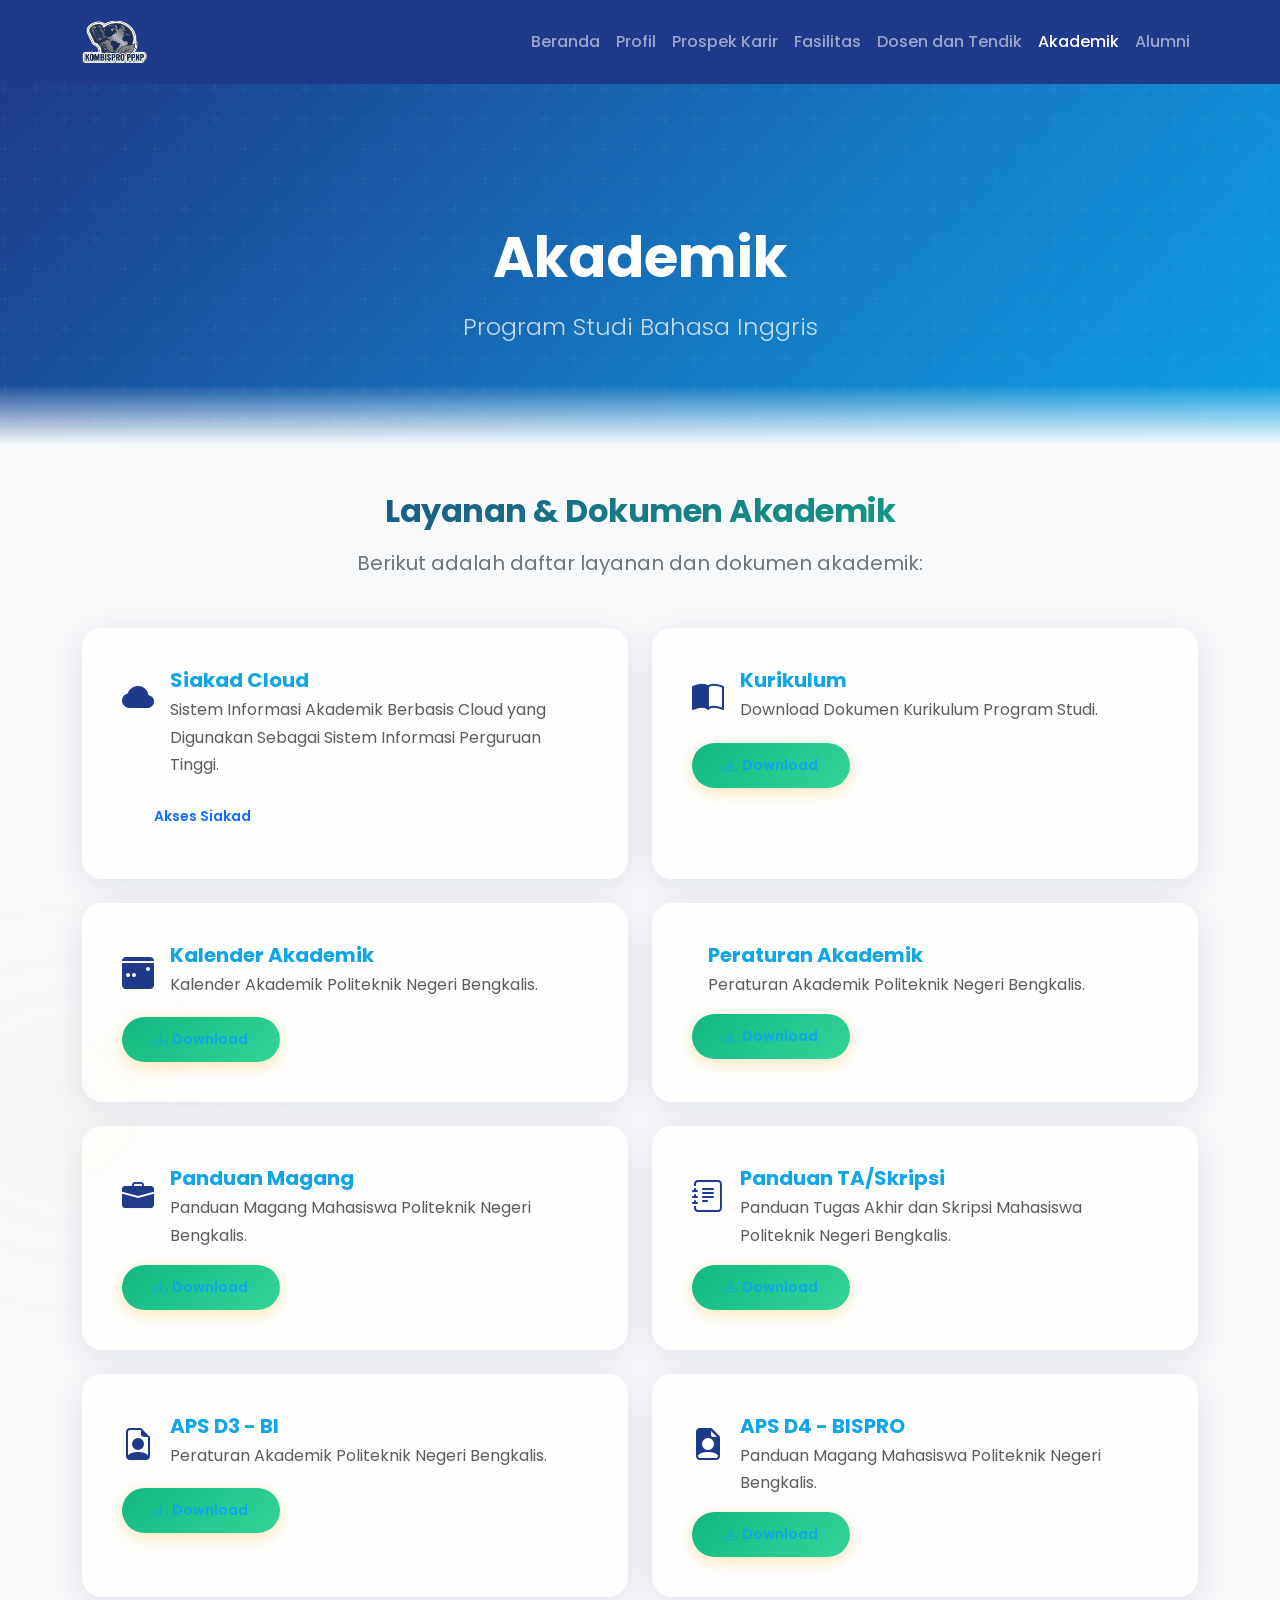
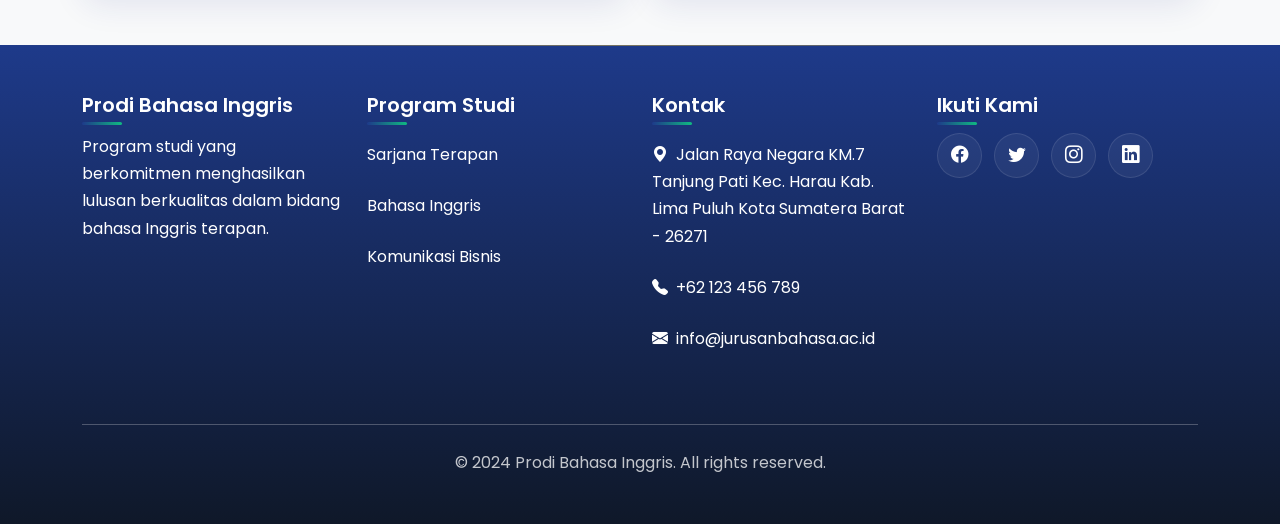
<file: akademik.html>
<!doctype html>
<html lang="id">
  <head>
    <meta charset="UTF-8" />
    <meta name="viewport" content="width=device-width, initial-scale=1.0" />
    <title>Akademik - Jurusan Bahasa</title>
    <meta
      name="description"
      content="Layanan dan dokumen akademik Jurusan Bahasa Politeknik Negeri Bengkalis"
    />
    <link rel="preconnect" href="https://fonts.googleapis.com" />
    <link rel="preconnect" href="https://fonts.gstatic.com" crossorigin />
    <link
      href="https://fonts.googleapis.com/css2?family=Poppins:wght@300;400;500;600;700;800&display=swap"
      rel="stylesheet"
    />
    <link
      href="https://cdn.jsdelivr.net/npm/bootstrap@5.3.0/dist/css/bootstrap.min.css"
      rel="stylesheet"
    />
    <link
      href="https://cdn.jsdelivr.net/npm/bootstrap-icons@1.10.0/font/bootstrap-icons.css"
      rel="stylesheet"
    />
    <link href="https://unpkg.com/aos@2.3.1/dist/aos.css" rel="stylesheet" />
    <link href="assets/css/style.css" rel="stylesheet" />
  </head>
  <body>
    <!-- Navbar -->
    <nav class="navbar navbar-expand-lg navbar-dark sticky-top">
      <div class="container">
        <a class="navbar-brand d-flex align-items-center" href="index.html">
          <img
            src="assets/img/logo.png"
            alt="Logo"
            width="65"
            height="42"
            class="me-2"
          />
        </a>
        <button
          class="navbar-toggler"
          type="button"
          data-bs-toggle="collapse"
          data-bs-target="#navbarNav"
        >
          <span class="navbar-toggler-icon"></span>
        </button>
        <div class="collapse navbar-collapse" id="navbarNav">
          <ul class="navbar-nav ms-auto">
            <li class="nav-item">
              <a class="nav-link" href="index.html">Beranda</a>
            </li>
            <li class="nav-item">
              <a class="nav-link" href="profil.html">Profil</a>
            </li>
            <li class="nav-item">
              <a class="nav-link" href="prospek-karir.html">Prospek Karir</a>
            </li>
            <li class="nav-item">
              <a class="nav-link" href="fasilitas.html">Fasilitas</a>
            </li>
            <li class="nav-item">
              <a class="nav-link" href="dosen-tendik.html">Dosen dan Tendik</a>
            </li>
            <li class="nav-item">
              <a class="nav-link active" href="akademik.html">Akademik</a>
            </li>
            <li class="nav-item">
              <a class="nav-link" href="alumni.html">Alumni</a>
            </li>
          </ul>
        </div>
      </div>
    </nav>

    <!-- Header Halaman -->
    <section class="page-header">
      <div class="container text-center text-white">
        <h1 class="display-4 fw-bold mb-3" data-aos="fade-up">Akademik</h1>
        <p class="lead opacity-75 fs-4" data-aos="fade-up" data-aos-delay="100">
          Program Studi Bahasa Inggris
        </p>
      </div>
    </section>

    <!-- Daftar Layanan & Dokumen Akademik -->
    <section class="py-5 bg-light">
      <div class="container">
        <div class="section-header text-center mb-5" data-aos="fade-up">
          <h2 class="section-title gradient-text mb-3">
            Layanan & Dokumen Akademik
          </h2>
          <p class="section-subtitle fs-5">
            Berikut adalah daftar layanan dan dokumen akademik:
          </p>
        </div>
        <div class="row g-4">
          <!-- Siakad Cloud -->
          <div
            class="col-lg-6 col-md-6"
            data-aos="fade-up"
            data-aos-delay="100"
          >
            <div class="card glass-card h-100 border-0">
              <div class="card-body">
                <div class="d-flex align-items-start mb-3">
                  <i
                    class="bi bi-cloud-fill text-primary fs-2 me-3 mt-1 flex-shrink-0"
                  ></i>
                  <div>
                    <h5 class="fw-bold text-secondary mb-1">Siakad Cloud</h5>
                    <p class="text-muted mb-0">
                      Sistem Informasi Akademik Berbasis Cloud yang Digunakan
                      Sebagai Sistem Informasi Perguruan Tinggi.
                    </p>
                  </div>
                </div>
                <a href="#" class="btn btn-outline-primary btn-sm"
                  >Akses Siakad</a
                >
              </div>
            </div>
          </div>

          <!-- Kurikulum -->
          <div
            class="col-lg-6 col-md-6"
            data-aos="fade-up"
            data-aos-delay="200"
          >
            <div class="card glass-card h-100 border-0">
              <div class="card-body">
                <div class="d-flex align-items-start mb-3">
                  <i
                    class="bi bi-book-half text-primary fs-2 me-3 mt-1 flex-shrink-0"
                  ></i>
                  <div>
                    <h5 class="fw-bold text-secondary mb-1">Kurikulum</h5>
                    <p class="text-muted mb-0">
                      Download Dokumen Kurikulum Program Studi.
                    </p>
                  </div>
                </div>
                <a
                  href="assets/docs/kurikulum.pdf"
                  class="btn btn-accent btn-sm"
                  download
                  ><i class="bi bi-download me-1"></i>Download</a
                >
              </div>
            </div>
          </div>

          <!-- Kalender Akademik -->
          <div
            class="col-lg-6 col-md-6"
            data-aos="fade-up"
            data-aos-delay="300"
          >
            <div class="card glass-card h-100 border-0">
              <div class="card-body">
                <div class="d-flex align-items-start mb-3">
                  <i
                    class="bi bi-calendar3-week-fill text-primary fs-2 me-3 mt-1 flex-shrink-0"
                  ></i>
                  <div>
                    <h5 class="fw-bold text-secondary mb-1">
                      Kalender Akademik
                    </h5>
                    <p class="text-muted mb-0">
                      Kalender Akademik Politeknik Negeri Bengkalis.
                    </p>
                  </div>
                </div>
                <a
                  href="assets/docs/kalender-akademik.pdf"
                  class="btn btn-accent btn-sm"
                  download
                  ><i class="bi bi-download me-1"></i>Download</a
                >
              </div>
            </div>
          </div>

          <!-- Peraturan Akademik -->
          <div
            class="col-lg-6 col-md-6"
            data-aos="fade-up"
            data-aos-delay="400"
          >
            <div class="card glass-card h-100 border-0">
              <div class="card-body">
                <div class="d-flex align-items-start mb-3">
                  <i
                    class="bi bi-file-earmark-rule text-primary fs-2 me-3 mt-1 flex-shrink-0"
                  ></i>
                  <div>
                    <h5 class="fw-bold text-secondary mb-1">
                      Peraturan Akademik
                    </h5>
                    <p class="text-muted mb-0">
                      Peraturan Akademik Politeknik Negeri Bengkalis.
                    </p>
                  </div>
                </div>
                <a
                  href="assets/docs/peraturan-akademik.pdf"
                  class="btn btn-accent btn-sm"
                  download
                  ><i class="bi bi-download me-1"></i>Download</a
                >
              </div>
            </div>
          </div>

          <!-- Panduan Magang -->
          <div
            class="col-lg-6 col-md-6"
            data-aos="fade-up"
            data-aos-delay="500"
          >
            <div class="card glass-card h-100 border-0">
              <div class="card-body">
                <div class="d-flex align-items-start mb-3">
                  <i
                    class="bi bi-briefcase-fill text-primary fs-2 me-3 mt-1 flex-shrink-0"
                  ></i>
                  <div>
                    <h5 class="fw-bold text-secondary mb-1">Panduan Magang</h5>
                    <p class="text-muted mb-0">
                      Panduan Magang Mahasiswa Politeknik Negeri Bengkalis.
                    </p>
                  </div>
                </div>
                <a
                  href="assets/docs/panduan-magang.pdf"
                  class="btn btn-accent btn-sm"
                  download
                  ><i class="bi bi-download me-1"></i>Download</a
                >
              </div>
            </div>
          </div>

          <!-- Panduan TA/Skripsi -->
          <div
            class="col-lg-6 col-md-6"
            data-aos="fade-up"
            data-aos-delay="600"
          >
            <div class="card glass-card h-100 border-0">
              <div class="card-body">
                <div class="d-flex align-items-start mb-3">
                  <i
                    class="bi bi-journal-text text-primary fs-2 me-3 mt-1 flex-shrink-0"
                  ></i>
                  <div>
                    <h5 class="fw-bold text-secondary mb-1">
                      Panduan TA/Skripsi
                    </h5>
                    <p class="text-muted mb-0">
                      Panduan Tugas Akhir dan Skripsi Mahasiswa Politeknik
                      Negeri Bengkalis.
                    </p>
                  </div>
                </div>
                <a
                  href="assets/docs/panduan-ta.pdf"
                  class="btn btn-accent btn-sm"
                  download
                  ><i class="bi bi-download me-1"></i>Download</a
                >
              </div>
            </div>
          </div>

          <!-- APS D3 - BI -->
          <div
            class="col-lg-6 col-md-6"
            data-aos="fade-up"
            data-aos-delay="700"
          >
            <div class="card glass-card h-100 border-0">
              <div class="card-body">
                <div class="d-flex align-items-start mb-3">
                  <i
                    class="bi bi-file-earmark-person text-primary fs-2 me-3 mt-1 flex-shrink-0"
                  ></i>
                  <div>
                    <h5 class="fw-bold text-secondary mb-1">APS D3 - BI</h5>
                    <p class="text-muted mb-0">
                      Peraturan Akademik Politeknik Negeri Bengkalis.
                    </p>
                  </div>
                </div>
                <a
                  href="assets/docs/aps-d3-bi.pdf"
                  class="btn btn-accent btn-sm"
                  download
                  ><i class="bi bi-download me-1"></i>Download</a
                >
              </div>
            </div>
          </div>

          <!-- APS D4 - BISPRO -->
          <div
            class="col-lg-6 col-md-6"
            data-aos="fade-up"
            data-aos-delay="800"
          >
            <div class="card glass-card h-100 border-0">
              <div class="card-body">
                <div class="d-flex align-items-start mb-3">
                  <i
                    class="bi bi-file-earmark-person-fill text-primary fs-2 me-3 mt-1 flex-shrink-0"
                  ></i>
                  <div>
                    <h5 class="fw-bold text-secondary mb-1">APS D4 - BISPRO</h5>
                    <p class="text-muted mb-0">
                      Panduan Magang Mahasiswa Politeknik Negeri Bengkalis.
                    </p>
                  </div>
                </div>
                <a
                  href="assets/docs/aps-d4-bispro.pdf"
                  class="btn btn-accent btn-sm"
                  download
                  ><i class="bi bi-download me-1"></i>Download</a
                >
              </div>
            </div>
          </div>
        </div>
      </div>
    </section>

    <!-- Footer -->
    <footer class="text-white py-5">
      <div class="container">
        <div class="row">
          <div class="col-lg-3 col-md-6 mb-4">
            <h5 class="mb-3">Prodi Bahasa Inggris</h5>
            <p>
              Program studi yang berkomitmen menghasilkan lulusan berkualitas
              dalam bidang bahasa Inggris terapan.
            </p>
          </div>
          <div class="col-lg-3 col-md-6 mb-4">
            <h5 class="mb-3">Program Studi</h5>
            <ul class="list-unstyled">
              <li class="mb-2">
                <a href="#" class="text-white text-decoration-none"
                  >Sarjana Terapan</a
                >
              </li>
              <li class="mb-2">
                <a href="#" class="text-white text-decoration-none"
                  >Bahasa Inggris</a
                >
              </li>
              <li class="mb-2">
                <a href="#" class="text-white text-decoration-none"
                  >Komunikasi Bisnis</a
                >
              </li>
            </ul>
          </div>
          <div class="col-lg-3 col-md-6 mb-4">
            <h5 class="mb-3">Kontak</h5>
            <ul class="list-unstyled">
              <li class="mb-2">
                <i class="bi bi-geo-alt-fill me-2"></i>Jalan Raya Negara KM.7
                Tanjung Pati Kec. Harau Kab. Lima Puluh Kota Sumatera Barat -
                26271
              </li>
              <li class="mb-2">
                <i class="bi bi-telephone-fill me-2"></i>+62 123 456 789
              </li>
              <li class="mb-2">
                <i class="bi bi-envelope-fill me-2"></i>info@jurusanbahasa.ac.id
              </li>
            </ul>
          </div>
          <div class="col-lg-3 col-md-6 mb-4">
            <h5 class="mb-3">Ikuti Kami</h5>
            <div class="social-icons">
              <a href="#" class="text-white"><i class="bi bi-facebook"></i></a>
              <a href="#" class="text-white"><i class="bi bi-twitter"></i></a>
              <a href="#" class="text-white"><i class="bi bi-instagram"></i></a>
              <a href="#" class="text-white"><i class="bi bi-linkedin"></i></a>
            </div>
          </div>
        </div>
        <hr class="my-4 opacity-25" />
        <div class="text-center">
          <p class="mb-0 opacity-75">
            &copy; 2024 Prodi Bahasa Inggris. All rights reserved.
          </p>
        </div>
      </div>
    </footer>

    <script src="https://cdn.jsdelivr.net/npm/bootstrap@5.3.0/dist/js/bootstrap.bundle.min.js"></script>
    <script src="https://unpkg.com/aos@2.3.1/dist/aos.js"></script>
    <script src="assets/js/script.js"></script>
  </body>
</html>
</file>
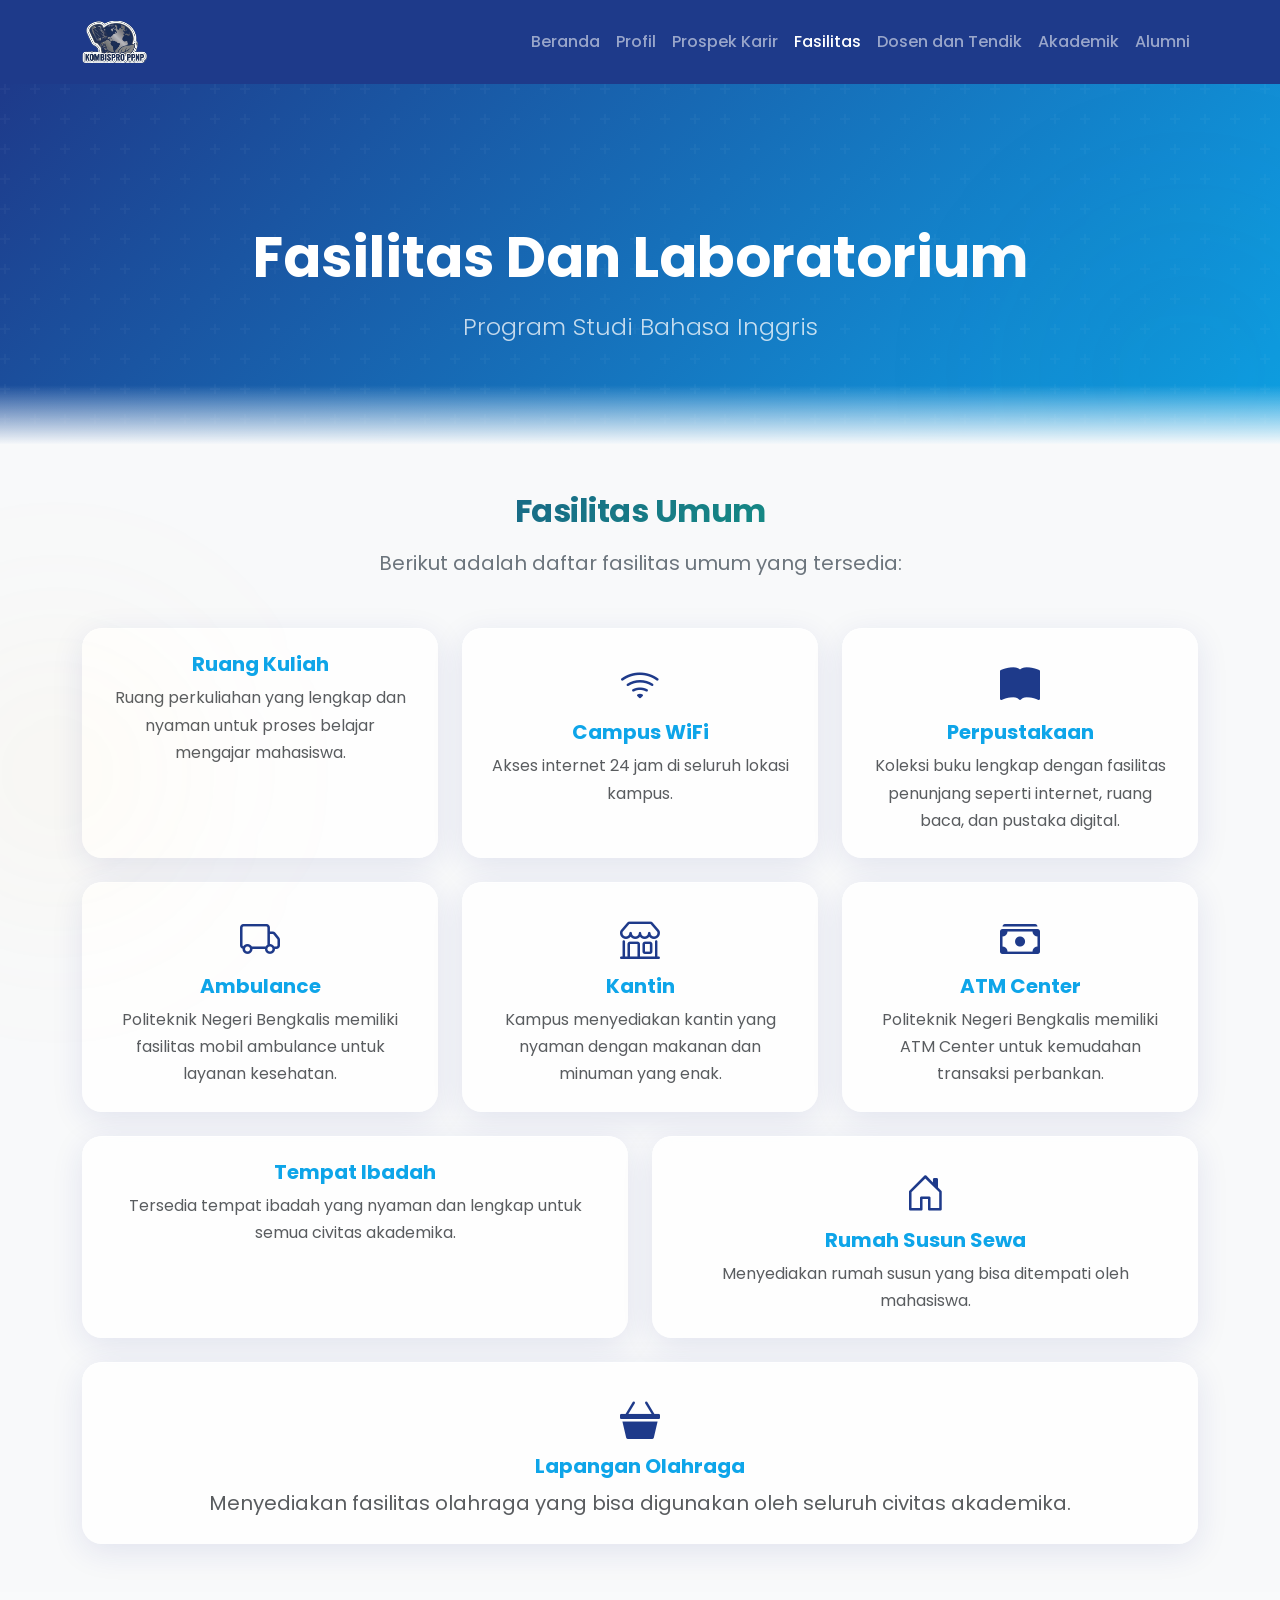
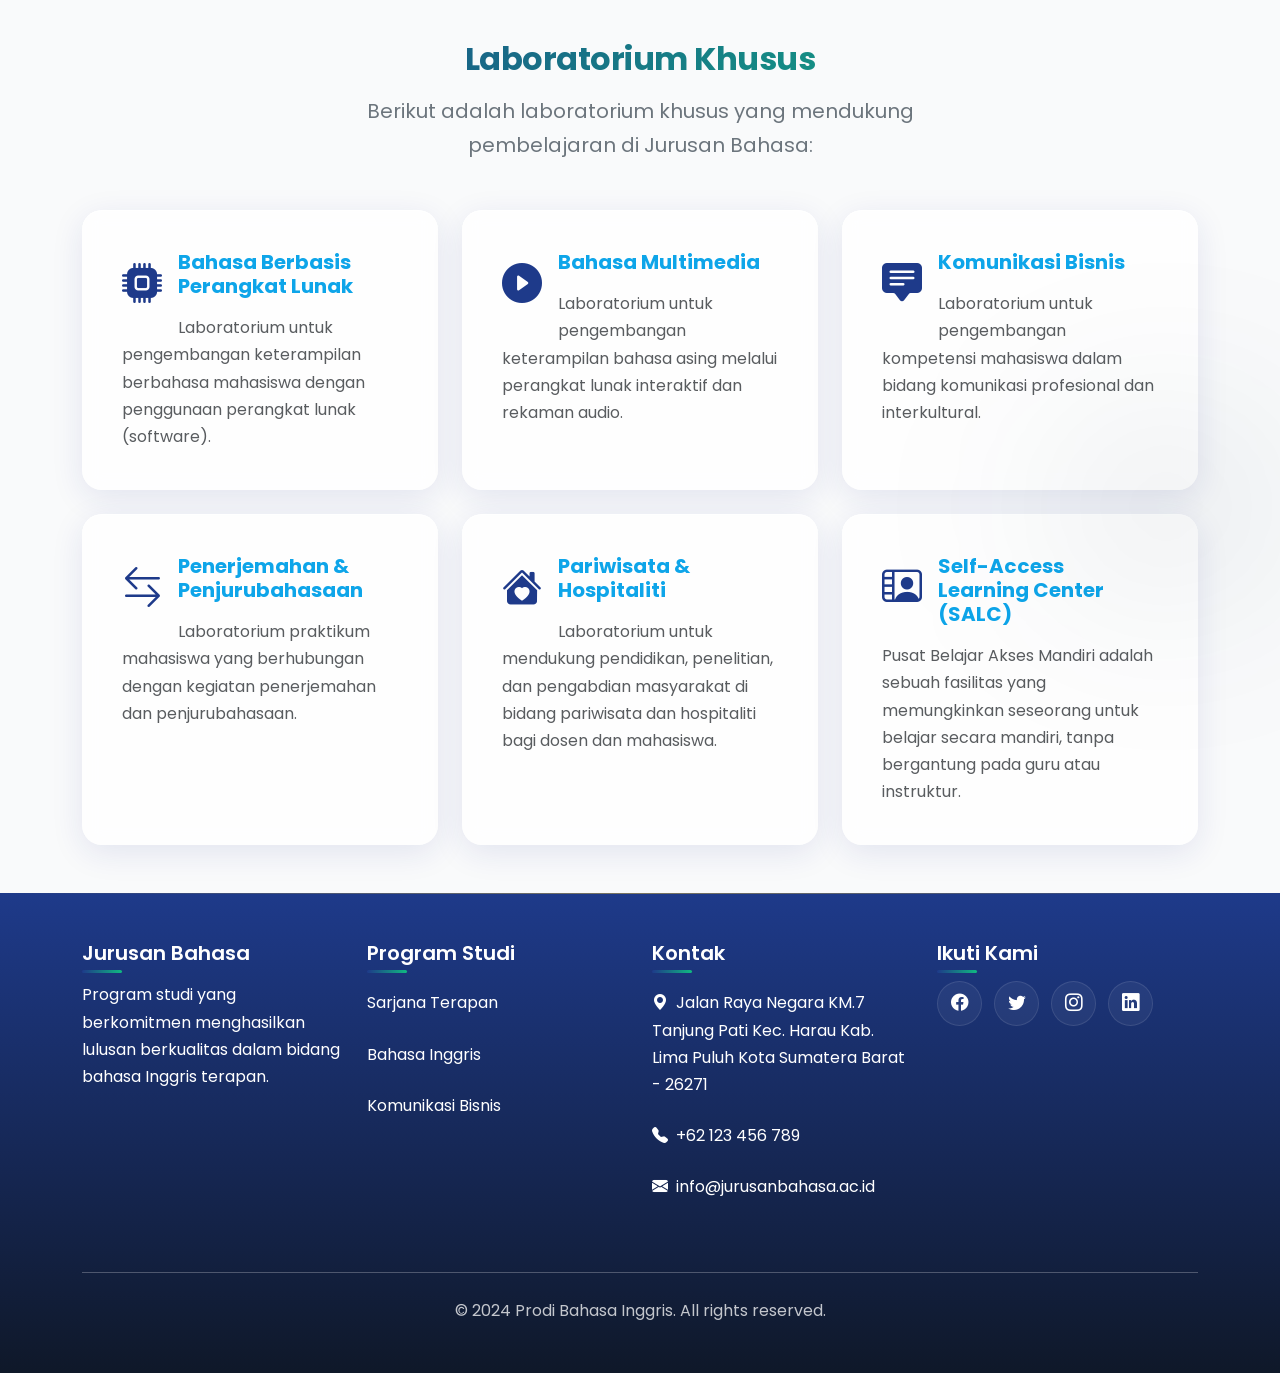
<file: fasilitas.html>
<!doctype html>
<html lang="id">
  <head>
    <meta charset="UTF-8" />
    <meta name="viewport" content="width=device-width, initial-scale=1.0" />
    <title>Fasilitas Dan Laboratorium - Jurusan Bahasa</title>
    <meta
      name="description"
      content="Fasilitas dan laboratorium pendukung Jurusan Bahasa Politeknik Negeri Bengkalis"
    />
    <link rel="preconnect" href="https://fonts.googleapis.com" />
    <link rel="preconnect" href="https://fonts.gstatic.com" crossorigin />
    <link
      href="https://fonts.googleapis.com/css2?family=Poppins:wght@300;400;500;600;700;800&display=swap"
      rel="stylesheet"
    />
    <link
      href="https://cdn.jsdelivr.net/npm/bootstrap@5.3.0/dist/css/bootstrap.min.css"
      rel="stylesheet"
    />
    <link
      href="https://cdn.jsdelivr.net/npm/bootstrap-icons@1.10.0/font/bootstrap-icons.css"
      rel="stylesheet"
    />
    <link href="https://unpkg.com/aos@2.3.1/dist/aos.css" rel="stylesheet" />
    <link href="assets/css/style.css" rel="stylesheet" />
  </head>
  <body>
    <!-- Navbar -->
    <nav class="navbar navbar-expand-lg navbar-dark sticky-top">
      <div class="container">
        <a class="navbar-brand d-flex align-items-center" href="index.html">
          <img
            src="assets/img/logo.png"
            alt="Logo"
            width="65"
            height="42"
            class="me-2"
          />
        </a>
        <button
          class="navbar-toggler"
          type="button"
          data-bs-toggle="collapse"
          data-bs-target="#navbarNav"
        >
          <span class="navbar-toggler-icon"></span>
        </button>
        <div class="collapse navbar-collapse" id="navbarNav">
          <ul class="navbar-nav ms-auto">
            <li class="nav-item">
              <a class="nav-link" href="index.html">Beranda</a>
            </li>
            <li class="nav-item">
              <a class="nav-link" href="profil.html">Profil</a>
            </li>
            <li class="nav-item">
              <a class="nav-link" href="prospek-karir.html">Prospek Karir</a>
            </li>
            <li class="nav-item">
              <a class="nav-link active" href="fasilitas.html">Fasilitas</a>
            </li>
            <li class="nav-item">
              <a class="nav-link" href="dosen-tendik.html">Dosen dan Tendik</a>
            </li>
            <li class="nav-item">
              <a class="nav-link" href="akademik.html">Akademik</a>
            </li>
            <li class="nav-item">
              <a class="nav-link" href="alumni.html">Alumni</a>
            </li>
          </ul>
        </div>
      </div>
    </nav>

    <!-- Header Halaman -->
    <section class="page-header">
      <div class="container text-center text-white">
        <h1 class="display-4 fw-bold mb-3" data-aos="fade-up">
          Fasilitas Dan Laboratorium
        </h1>
        <p class="lead opacity-75 fs-4" data-aos="fade-up" data-aos-delay="100">
          Program Studi Bahasa Inggris
        </p>
      </div>
    </section>

    <!-- Bagian Fasilitas Umum -->
    <section class="py-5 bg-light">
      <div class="container">
        <div class="section-header text-center mb-5" data-aos="fade-up">
          <h2 class="section-title gradient-text mb-3">Fasilitas Umum</h2>
          <p class="section-subtitle fs-5">
            Berikut adalah daftar fasilitas umum yang tersedia:
          </p>
        </div>
        <div class="row g-4">
          <div
            class="col-lg-4 col-md-6"
            data-aos="fade-up"
            data-aos-delay="100"
          >
            <div class="card glass-card h-100 border-0">
              <div class="card-body text-center p-4">
                <i
                  class="bi bi-building-columns-fill text-primary fs-1 mb-3"
                ></i>
                <h5 class="fw-bold text-secondary mb-2">Ruang Kuliah</h5>
                <p class="text-muted mb-0">
                  Ruang perkuliahan yang lengkap dan nyaman untuk proses belajar
                  mengajar mahasiswa.
                </p>
              </div>
            </div>
          </div>
          <div
            class="col-lg-4 col-md-6"
            data-aos="fade-up"
            data-aos-delay="200"
          >
            <div class="card glass-card h-100 border-0">
              <div class="card-body text-center p-4">
                <i class="bi bi-wifi text-primary fs-1 mb-3"></i>
                <h5 class="fw-bold text-secondary mb-2">Campus WiFi</h5>
                <p class="text-muted mb-0">
                  Akses internet 24 jam di seluruh lokasi kampus.
                </p>
              </div>
            </div>
          </div>
          <div
            class="col-lg-4 col-md-6"
            data-aos="fade-up"
            data-aos-delay="300"
          >
            <div class="card glass-card h-100 border-0">
              <div class="card-body text-center p-4">
                <i class="bi bi-book-fill text-primary fs-1 mb-3"></i>
                <h5 class="fw-bold text-secondary mb-2">Perpustakaan</h5>
                <p class="text-muted mb-0">
                  Koleksi buku lengkap dengan fasilitas penunjang seperti
                  internet, ruang baca, dan pustaka digital.
                </p>
              </div>
            </div>
          </div>
          <div
            class="col-lg-4 col-md-6"
            data-aos="fade-up"
            data-aos-delay="400"
          >
            <div class="card glass-card h-100 border-0">
              <div class="card-body text-center p-4">
                <i class="bi bi-truck text-primary fs-1 mb-3"></i>
                <h5 class="fw-bold text-secondary mb-2">Ambulance</h5>
                <p class="text-muted mb-0">
                  Politeknik Negeri Bengkalis memiliki fasilitas mobil ambulance
                  untuk layanan kesehatan.
                </p>
              </div>
            </div>
          </div>
          <div
            class="col-lg-4 col-md-6"
            data-aos="fade-up"
            data-aos-delay="500"
          >
            <div class="card glass-card h-100 border-0">
              <div class="card-body text-center p-4">
                <i class="bi bi-shop text-primary fs-1 mb-3"></i>
                <h5 class="fw-bold text-secondary mb-2">Kantin</h5>
                <p class="text-muted mb-0">
                  Kampus menyediakan kantin yang nyaman dengan makanan dan
                  minuman yang enak.
                </p>
              </div>
            </div>
          </div>
          <div
            class="col-lg-4 col-md-6"
            data-aos="fade-up"
            data-aos-delay="600"
          >
            <div class="card glass-card h-100 border-0">
              <div class="card-body text-center p-4">
                <i class="bi bi-cash-stack text-primary fs-1 mb-3"></i>
                <h5 class="fw-bold text-secondary mb-2">ATM Center</h5>
                <p class="text-muted mb-0">
                  Politeknik Negeri Bengkalis memiliki ATM Center untuk
                  kemudahan transaksi perbankan.
                </p>
              </div>
            </div>
          </div>
          <div
            class="col-lg-6 col-md-6"
            data-aos="fade-up"
            data-aos-delay="700"
          >
            <div class="card glass-card h-100 border-0">
              <div class="card-body text-center p-4">
                <i class="bi bi-mosque text-primary fs-1 mb-3"></i>
                <h5 class="fw-bold text-secondary mb-2">Tempat Ibadah</h5>
                <p class="text-muted mb-0">
                  Tersedia tempat ibadah yang nyaman dan lengkap untuk semua
                  civitas akademika.
                </p>
              </div>
            </div>
          </div>
          <div
            class="col-lg-6 col-md-6"
            data-aos="fade-up"
            data-aos-delay="800"
          >
            <div class="card glass-card h-100 border-0">
              <div class="card-body text-center p-4">
                <i class="bi bi-house-door text-primary fs-1 mb-3"></i>
                <h5 class="fw-bold text-secondary mb-2">Rumah Susun Sewa</h5>
                <p class="text-muted mb-0">
                  Menyediakan rumah susun yang bisa ditempati oleh mahasiswa.
                </p>
              </div>
            </div>
          </div>
          <div class="col-12" data-aos="fade-up" data-aos-delay="900">
            <div class="card glass-card border-0 text-center">
              <div class="card-body p-4">
                <i class="bi bi-basket3-fill text-primary fs-1 mb-3"></i>
                <h5 class="fw-bold text-secondary mb-2">Lapangan Olahraga</h5>
                <p class="text-muted mb-0 fs-5">
                  Menyediakan fasilitas olahraga yang bisa digunakan oleh
                  seluruh civitas akademika.
                </p>
              </div>
            </div>
          </div>
        </div>
      </div>
    </section>

    <!-- Bagian Laboratorium -->
    <section class="py-5">
      <div class="container">
        <div class="section-header text-center mb-5" data-aos="fade-up">
          <h2 class="section-title gradient-text mb-3">Laboratorium Khusus</h2>
          <p class="section-subtitle fs-5">
            Berikut adalah laboratorium khusus yang mendukung pembelajaran di
            Jurusan Bahasa:
          </p>
        </div>
        <div class="row g-4">
          <div
            class="col-lg-4 col-md-6"
            data-aos="fade-up"
            data-aos-delay="100"
          >
            <div class="card glass-card h-100 border-0">
              <div class="card-body">
                <i
                  class="bi bi-cpu-fill text-primary fs-1 mb-3 float-start me-3"
                ></i>
                <h5 class="fw-bold text-secondary mb-3">
                  Bahasa Berbasis Perangkat Lunak
                </h5>
                <p class="text-muted mb-0">
                  Laboratorium untuk pengembangan keterampilan berbahasa
                  mahasiswa dengan penggunaan perangkat lunak (software).
                </p>
              </div>
            </div>
          </div>
          <div
            class="col-lg-4 col-md-6"
            data-aos="fade-up"
            data-aos-delay="200"
          >
            <div class="card glass-card h-100 border-0">
              <div class="card-body">
                <i
                  class="bi bi-play-circle-fill text-primary fs-1 mb-3 float-start me-3"
                ></i>
                <h5 class="fw-bold text-secondary mb-3">Bahasa Multimedia</h5>
                <p class="text-muted mb-0">
                  Laboratorium untuk pengembangan keterampilan bahasa asing
                  melalui perangkat lunak interaktif dan rekaman audio.
                </p>
              </div>
            </div>
          </div>
          <div
            class="col-lg-4 col-md-6"
            data-aos="fade-up"
            data-aos-delay="300"
          >
            <div class="card glass-card h-100 border-0">
              <div class="card-body">
                <i
                  class="bi bi-chat-square-text-fill text-primary fs-1 mb-3 float-start me-3"
                ></i>
                <h5 class="fw-bold text-secondary mb-3">Komunikasi Bisnis</h5>
                <p class="text-muted mb-0">
                  Laboratorium untuk pengembangan kompetensi mahasiswa dalam
                  bidang komunikasi profesional dan interkultural.
                </p>
              </div>
            </div>
          </div>
          <div
            class="col-lg-4 col-md-6"
            data-aos="fade-up"
            data-aos-delay="400"
          >
            <div class="card glass-card h-100 border-0">
              <div class="card-body">
                <i
                  class="bi bi-arrow-left-right text-primary fs-1 mb-3 float-start me-3"
                ></i>
                <h5 class="fw-bold text-secondary mb-3">
                  Penerjemahan & Penjurubahasaan
                </h5>
                <p class="text-muted mb-0">
                  Laboratorium praktikum mahasiswa yang berhubungan dengan
                  kegiatan penerjemahan dan penjurubahasaan.
                </p>
              </div>
            </div>
          </div>
          <div
            class="col-lg-4 col-md-6"
            data-aos="fade-up"
            data-aos-delay="500"
          >
            <div class="card glass-card h-100 border-0">
              <div class="card-body">
                <i
                  class="bi bi-house-heart-fill text-primary fs-1 mb-3 float-start me-3"
                ></i>
                <h5 class="fw-bold text-secondary mb-3">
                  Pariwisata & Hospitaliti
                </h5>
                <p class="text-muted mb-0">
                  Laboratorium untuk mendukung pendidikan, penelitian, dan
                  pengabdian masyarakat di bidang pariwisata dan hospitaliti
                  bagi dosen dan mahasiswa.
                </p>
              </div>
            </div>
          </div>
          <div
            class="col-lg-4 col-md-6"
            data-aos="fade-up"
            data-aos-delay="600"
          >
            <div class="card glass-card h-100 border-0">
              <div class="card-body">
                <i
                  class="bi bi-person-video2 text-primary fs-1 mb-3 float-start me-3"
                ></i>
                <h5 class="fw-bold text-secondary mb-3">
                  Self-Access Learning Center (SALC)
                </h5>
                <p class="text-muted mb-0">
                  Pusat Belajar Akses Mandiri adalah sebuah fasilitas yang
                  memungkinkan seseorang untuk belajar secara mandiri, tanpa
                  bergantung pada guru atau instruktur.
                </p>
              </div>
            </div>
          </div>
        </div>
      </div>
    </section>

    <!-- Footer -->
    <footer class="text-white py-5">
      <div class="container">
        <div class="row">
          <div class="col-lg-3 col-md-6 mb-4">
            <h5 class="mb-3">Jurusan Bahasa</h5>
            <p>
              Program studi yang berkomitmen menghasilkan lulusan berkualitas
              dalam bidang bahasa Inggris terapan.
            </p>
          </div>
          <div class="col-lg-3 col-md-6 mb-4">
            <h5 class="mb-3">Program Studi</h5>
            <ul class="list-unstyled">
              <li class="mb-2">
                <a href="#" class="text-white text-decoration-none"
                  >Sarjana Terapan</a
                >
              </li>
              <li class="mb-2">
                <a href="#" class="text-white text-decoration-none"
                  >Bahasa Inggris</a
                >
              </li>
              <li class="mb-2">
                <a href="#" class="text-white text-decoration-none"
                  >Komunikasi Bisnis</a
                >
              </li>
            </ul>
          </div>
          <div class="col-lg-3 col-md-6 mb-4">
            <h5 class="mb-3">Kontak</h5>
            <ul class="list-unstyled">
              <li class="mb-2">
                <i class="bi bi-geo-alt-fill me-2"></i>Jalan Raya Negara KM.7
                Tanjung Pati Kec. Harau Kab. Lima Puluh Kota Sumatera Barat -
                26271
              </li>
              <li class="mb-2">
                <i class="bi bi-telephone-fill me-2"></i>+62 123 456 789
              </li>
              <li class="mb-2">
                <i class="bi bi-envelope-fill me-2"></i>info@jurusanbahasa.ac.id
              </li>
            </ul>
          </div>
          <div class="col-lg-3 col-md-6 mb-4">
            <h5 class="mb-3">Ikuti Kami</h5>
            <div class="social-icons">
              <a href="#" class="text-white"><i class="bi bi-facebook"></i></a>
              <a href="#" class="text-white"><i class="bi bi-twitter"></i></a>
              <a href="#" class="text-white"><i class="bi bi-instagram"></i></a>
              <a href="#" class="text-white"><i class="bi bi-linkedin"></i></a>
            </div>
          </div>
        </div>
        <hr class="my-4 opacity-25" />
        <div class="text-center">
          <p class="mb-0 opacity-75">
            &copy; 2024 Prodi Bahasa Inggris. All rights reserved.
          </p>
        </div>
      </div>
    </footer>

    <script src="https://cdn.jsdelivr.net/npm/bootstrap@5.3.0/dist/js/bootstrap.bundle.min.js"></script>
    <script src="https://unpkg.com/aos@2.3.1/dist/aos.js"></script>
    <script src="assets/js/script.js"></script>
  </body>
</html>
</file>
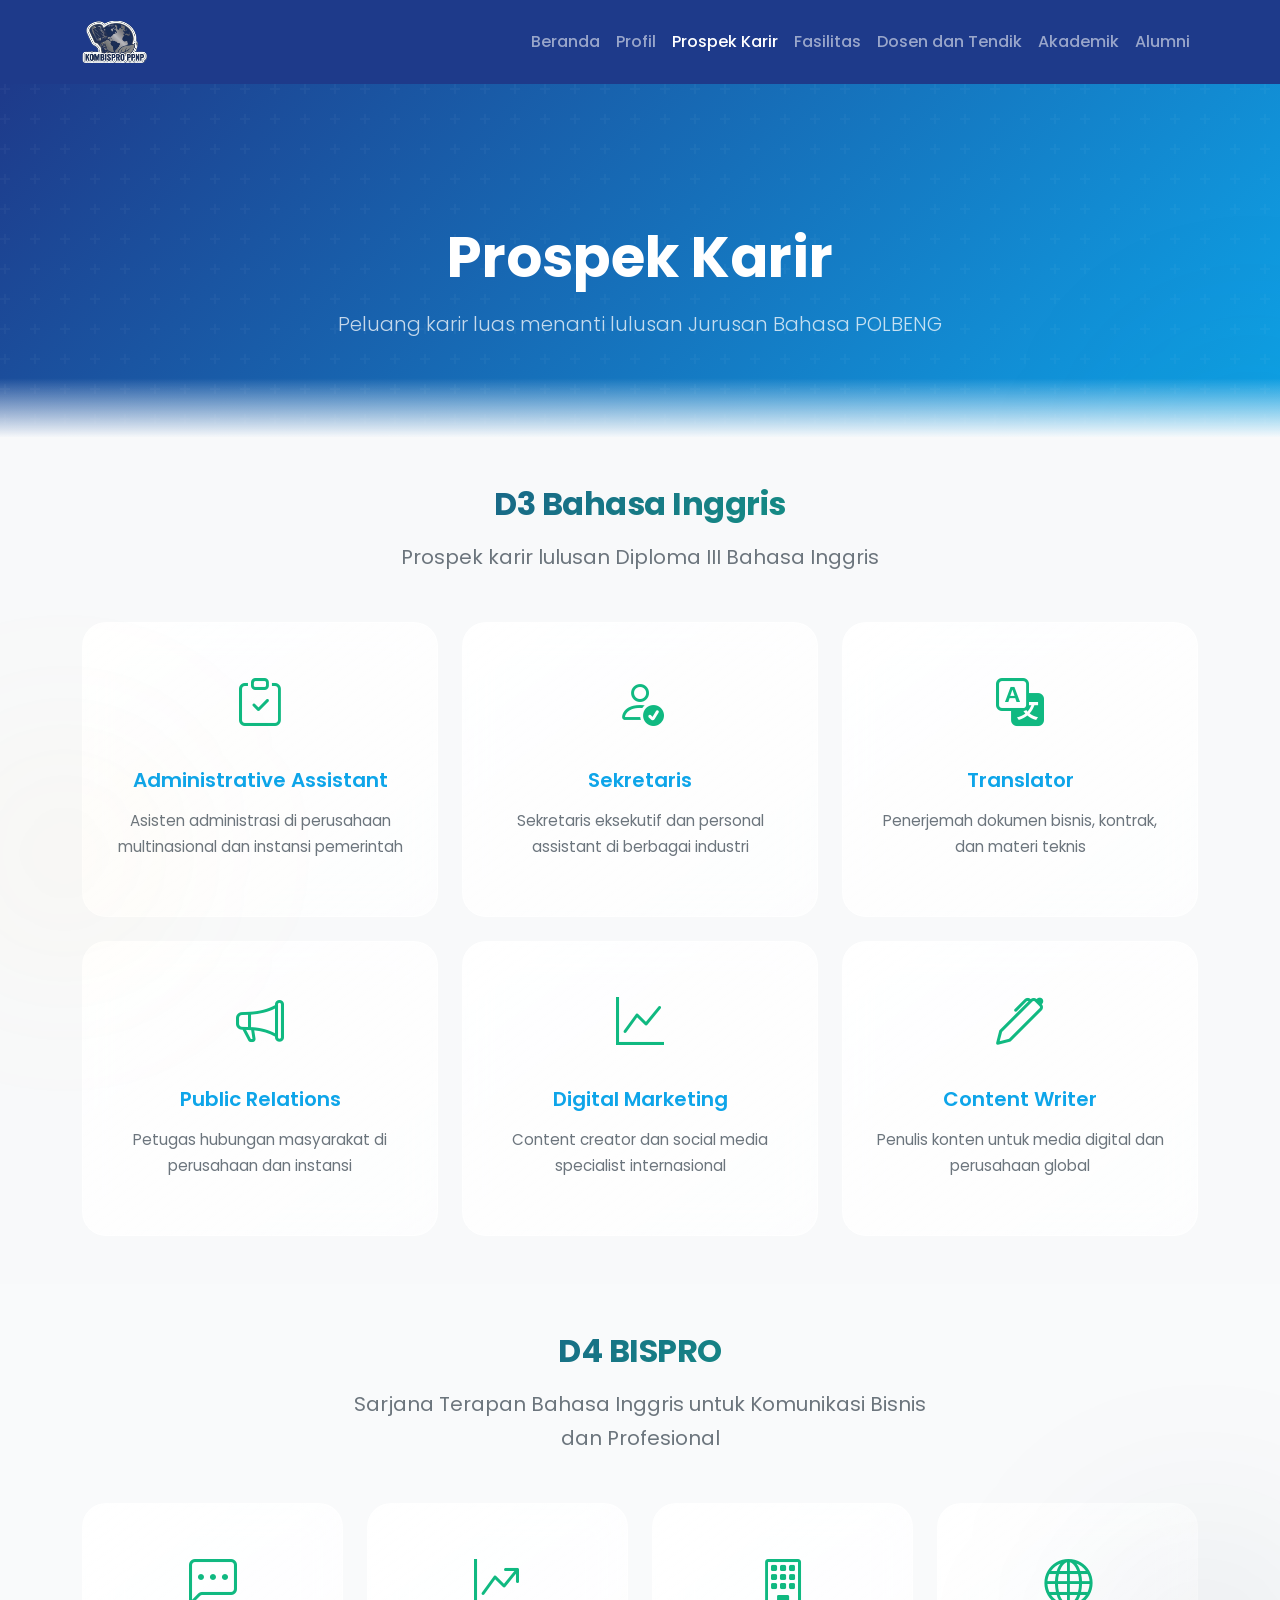
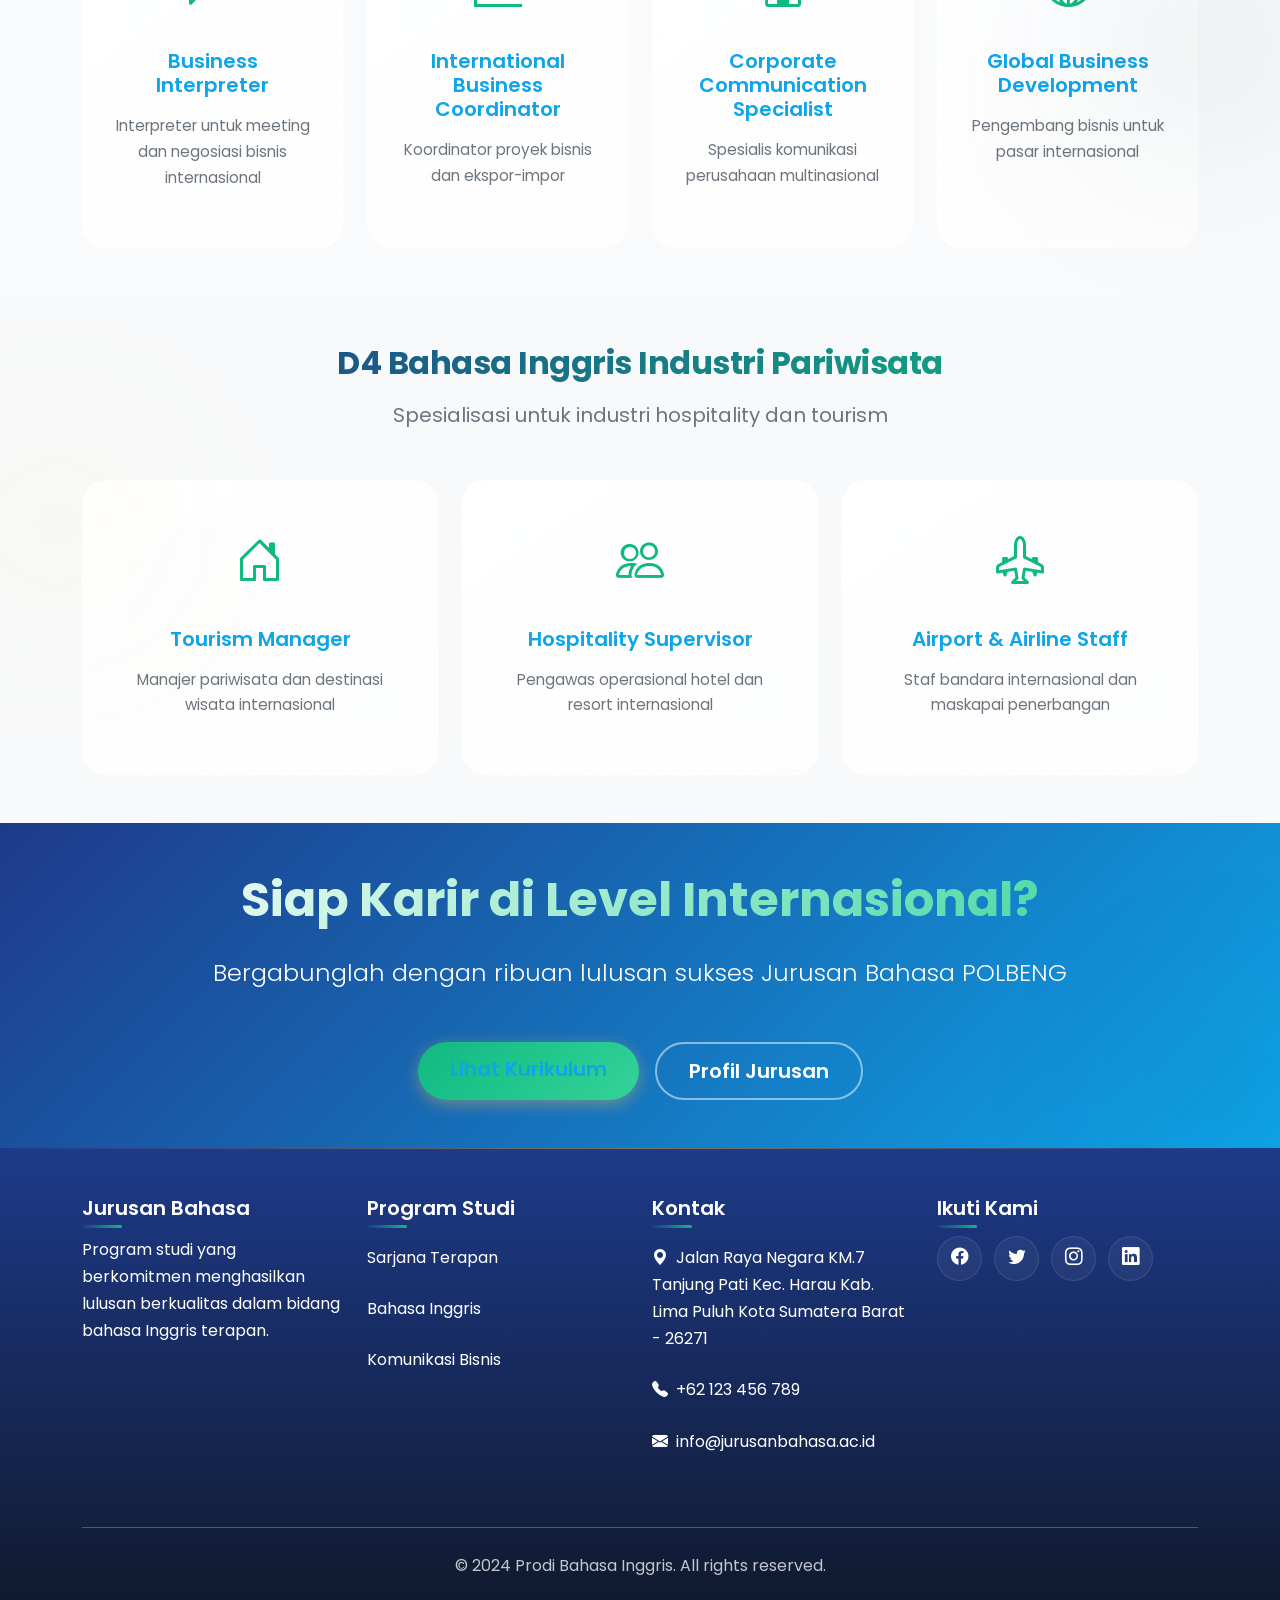
<file: prospek-karir.html>
<!doctype html>
<html lang="id">
  <head>
    <meta charset="UTF-8" />
    <meta name="viewport" content="width=device-width, initial-scale=1.0" />
    <title>Prospek Karir - Jurusan Bahasa</title>
    <meta
      name="description"
      content="Prospek karir lulusan Jurusan Bahasa Politeknik Negeri Bengkalis"
    />
    <link rel="preconnect" href="https://fonts.googleapis.com" />
    <link rel="preconnect" href="https://fonts.gstatic.com" crossorigin />
    <link
      href="https://fonts.googleapis.com/css2?family=Poppins:wght@300;400;500;600;700;800&display=swap"
      rel="stylesheet"
    />
    <link
      href="https://cdn.jsdelivr.net/npm/bootstrap@5.3.0/dist/css/bootstrap.min.css"
      rel="stylesheet"
    />
    <link
      href="https://cdn.jsdelivr.net/npm/bootstrap-icons@1.10.0/font/bootstrap-icons.css"
      rel="stylesheet"
    />
    <link href="https://unpkg.com/aos@2.3.1/dist/aos.css" rel="stylesheet" />
    <link href="assets/css/style.css" rel="stylesheet" />
  </head>
  <body>
    <!-- Navbar -->
    <nav class="navbar navbar-expand-lg navbar-dark sticky-top">
      <div class="container">
        <a class="navbar-brand d-flex align-items-center" href="index.html">
          <img
            src="assets/img/logo.png"
            alt="Logo"
            width="65"
            height="42"
            class="me-2"
          />
        </a>
        <button
          class="navbar-toggler"
          type="button"
          data-bs-toggle="collapse"
          data-bs-target="#navbarNav"
        >
          <span class="navbar-toggler-icon"></span>
        </button>
        <div class="collapse navbar-collapse" id="navbarNav">
          <ul class="navbar-nav ms-auto">
            <li class="nav-item">
              <a class="nav-link" href="index.html">Beranda</a>
            </li>
            <li class="nav-item">
              <a class="nav-link" href="profil.html">Profil</a>
            </li>
            <li class="nav-item">
              <a class="nav-link active" href="prospek-karir.html"
                >Prospek Karir</a
              >
            </li>
            <li class="nav-item">
              <a class="nav-link" href="fasilitas.html">Fasilitas</a>
            </li>
            <li class="nav-item">
              <a class="nav-link" href="dosen-tendik.html">Dosen dan Tendik</a>
            </li>
            <li class="nav-item">
              <a class="nav-link" href="akademik.html">Akademik</a>
            </li>
            <li class="nav-item">
              <a class="nav-link" href="alumni.html">Alumni</a>
            </li>
          </ul>
        </div>
      </div>
    </nav>

    <!-- Page Header -->
    <section class="page-header">
      <div class="container text-center text-white">
        <h1 class="display-4 fw-bold mb-3" data-aos="fade-up">Prospek Karir</h1>
        <p class="lead opacity-75" data-aos="fade-up" data-aos-delay="100">
          Peluang karir luas menanti lulusan Jurusan Bahasa POLBENG
        </p>
      </div>
    </section>

    <!-- Program D3 Bahasa Inggris -->
    <section class="py-5 bg-light">
      <div class="container">
        <div class="section-header text-center mb-5" data-aos="fade-up">
          <h2 class="section-title gradient-text">D3 Bahasa Inggris</h2>
          <p class="section-subtitle fs-5">
            Prospek karir lulusan Diploma III Bahasa Inggris
          </p>
        </div>
        <div class="row g-4">
          <div
            class="col-lg-4 col-md-6"
            data-aos="fade-up"
            data-aos-delay="100"
          >
            <div class="career-card tilt-card h-100">
              <div class="tilt-card-inner">
                <i class="bi bi-clipboard-check text-accent"></i>
                <h5>Administrative Assistant</h5>
                <p>
                  Asisten administrasi di perusahaan multinasional dan instansi
                  pemerintah
                </p>
              </div>
            </div>
          </div>
          <div
            class="col-lg-4 col-md-6"
            data-aos="fade-up"
            data-aos-delay="200"
          >
            <div class="career-card tilt-card h-100">
              <div class="tilt-card-inner">
                <i class="bi bi-person-check text-accent"></i>
                <h5>Sekretaris</h5>
                <p>
                  Sekretaris eksekutif dan personal assistant di berbagai
                  industri
                </p>
              </div>
            </div>
          </div>
          <div
            class="col-lg-4 col-md-6"
            data-aos="fade-up"
            data-aos-delay="300"
          >
            <div class="career-card tilt-card h-100">
              <div class="tilt-card-inner">
                <i class="bi bi-translate text-accent"></i>
                <h5>Translator</h5>
                <p>Penerjemah dokumen bisnis, kontrak, dan materi teknis</p>
              </div>
            </div>
          </div>
          <div
            class="col-lg-4 col-md-6"
            data-aos="fade-up"
            data-aos-delay="400"
          >
            <div class="career-card tilt-card h-100">
              <div class="tilt-card-inner">
                <i class="bi bi-megaphone text-accent"></i>
                <h5>Public Relations</h5>
                <p>Petugas hubungan masyarakat di perusahaan dan instansi</p>
              </div>
            </div>
          </div>
          <div
            class="col-lg-4 col-md-6"
            data-aos="fade-up"
            data-aos-delay="500"
          >
            <div class="career-card tilt-card h-100">
              <div class="tilt-card-inner">
                <i class="bi bi-graph-up text-accent"></i>
                <h5>Digital Marketing</h5>
                <p>Content creator dan social media specialist internasional</p>
              </div>
            </div>
          </div>
          <div
            class="col-lg-4 col-md-6"
            data-aos="fade-up"
            data-aos-delay="600"
          >
            <div class="career-card tilt-card h-100">
              <div class="tilt-card-inner">
                <i class="bi bi-pen text-accent"></i>
                <h5>Content Writer</h5>
                <p>Penulis konten untuk media digital dan perusahaan global</p>
              </div>
            </div>
          </div>
        </div>
      </div>
    </section>

    <!-- Program D4 BISPRO -->
    <section class="py-5">
      <div class="container">
        <div class="section-header text-center mb-5">
          <h2 class="section-title gradient-text mb-3">D4 BISPRO</h2>
          <p class="section-subtitle fs-5">
            Sarjana Terapan Bahasa Inggris untuk Komunikasi Bisnis dan
            Profesional
          </p>
        </div>
        <div class="row g-4">
          <div
            class="col-lg-3 col-md-6"
            data-aos="fade-up"
            data-aos-delay="100"
          >
            <div class="career-card tilt-card h-100">
              <div class="tilt-card-inner">
                <i class="bi bi-chat-left-dots text-accent"></i>
                <h5>Business Interpreter</h5>
                <p>
                  Interpreter untuk meeting dan negosiasi bisnis internasional
                </p>
              </div>
            </div>
          </div>
          <div
            class="col-lg-3 col-md-6"
            data-aos="fade-up"
            data-aos-delay="200"
          >
            <div class="career-card tilt-card h-100">
              <div class="tilt-card-inner">
                <i class="bi bi-graph-up-arrow text-accent"></i>
                <h5>International Business Coordinator</h5>
                <p>Koordinator proyek bisnis dan ekspor-impor</p>
              </div>
            </div>
          </div>
          <div
            class="col-lg-3 col-md-6"
            data-aos="fade-up"
            data-aos-delay="300"
          >
            <div class="career-card tilt-card h-100">
              <div class="tilt-card-inner">
                <i class="bi bi-building text-accent"></i>
                <h5>Corporate Communication Specialist</h5>
                <p>Spesialis komunikasi perusahaan multinasional</p>
              </div>
            </div>
          </div>
          <div
            class="col-lg-3 col-md-6"
            data-aos="fade-up"
            data-aos-delay="400"
          >
            <div class="career-card tilt-card h-100">
              <div class="tilt-card-inner">
                <i class="bi bi-globe text-accent"></i>
                <h5>Global Business Development</h5>
                <p>Pengembang bisnis untuk pasar internasional</p>
              </div>
            </div>
          </div>
        </div>
      </div>
    </section>

    <!-- Program D4 Pariwisata -->
    <section class="py-5 bg-light">
      <div class="container">
        <div class="section-header text-center mb-5">
          <h2 class="section-title gradient-text mb-3">
            D4 Bahasa Inggris Industri Pariwisata
          </h2>
          <p class="section-subtitle fs-5">
            Spesialisasi untuk industri hospitality dan tourism
          </p>
        </div>
        <div class="row g-4">
          <div
            class="col-lg-4 col-md-6"
            data-aos="fade-up"
            data-aos-delay="100"
          >
            <div class="career-card tilt-card h-100">
              <div class="tilt-card-inner">
                <i class="bi bi-house-door text-accent"></i>
                <h5>Tourism Manager</h5>
                <p>Manajer pariwisata dan destinasi wisata internasional</p>
              </div>
            </div>
          </div>
          <div
            class="col-lg-4 col-md-6"
            data-aos="fade-up"
            data-aos-delay="200"
          >
            <div class="career-card tilt-card h-100">
              <div class="tilt-card-inner">
                <i class="bi bi-people text-accent"></i>
                <h5>Hospitality Supervisor</h5>
                <p>Pengawas operasional hotel dan resort internasional</p>
              </div>
            </div>
          </div>
          <div
            class="col-lg-4 col-md-6"
            data-aos="fade-up"
            data-aos-delay="300"
          >
            <div class="career-card tilt-card h-100">
              <div class="tilt-card-inner">
                <i class="bi bi-airplane-engines text-accent"></i>
                <h5>Airport & Airline Staff</h5>
                <p>Staf bandara internasional dan maskapai penerbangan</p>
              </div>
            </div>
          </div>
        </div>
      </div>
    </section>

    <!-- CTA Section -->
    <section
      class="py-5 text-white"
      style="
        background: linear-gradient(
          135deg,
          var(--primary-color),
          var(--secondary-color)
        );
      "
    >
      <div class="container text-center">
        <h2 class="display-5 fw-bold mb-4 gradient-text-light">
          Siap Karir di Level Internasional?
        </h2>
        <p class="fs-4 opacity-95 mb-5 lead">
          Bergabunglah dengan ribuan lulusan sukses Jurusan Bahasa POLBENG
        </p>
        <div class="d-md-flex justify-content-center g-3">
          <a
            href="akademik.html"
            class="btn btn-accent btn-lg me-md-3 mb-3 mb-md-0"
            >Lihat Kurikulum</a
          >
          <a href="profil.html" class="btn btn-outline-light btn-lg"
            >Profil Jurusan</a
          >
        </div>
      </div>
    </section>

    <!-- Footer -->
    <footer class="text-white py-5">
      <div class="container">
        <div class="row">
          <div class="col-lg-3 col-md-6 mb-4">
            <h5 class="mb-3">Jurusan Bahasa</h5>
            <p>
              Program studi yang berkomitmen menghasilkan lulusan berkualitas
              dalam bidang bahasa Inggris terapan.
            </p>
          </div>
          <div class="col-lg-3 col-md-6 mb-4">
            <h5 class="mb-3">Program Studi</h5>
            <ul class="list-unstyled">
              <li class="mb-2">
                <a href="#" class="text-white text-decoration-none"
                  >Sarjana Terapan</a
                >
              </li>
              <li class="mb-2">
                <a href="#" class="text-white text-decoration-none"
                  >Bahasa Inggris</a
                >
              </li>
              <li class="mb-2">
                <a href="#" class="text-white text-decoration-none"
                  >Komunikasi Bisnis</a
                >
              </li>
            </ul>
          </div>
          <div class="col-lg-3 col-md-6 mb-4">
            <h5 class="mb-3">Kontak</h5>
            <ul class="list-unstyled">
              <li class="mb-2">
                <i class="bi bi-geo-alt-fill me-2"></i>Jalan Raya Negara KM.7
                Tanjung Pati Kec. Harau Kab. Lima Puluh Kota Sumatera Barat -
                26271
              </li>
              <li class="mb-2">
                <i class="bi bi-telephone-fill me-2"></i>+62 123 456 789
              </li>
              <li class="mb-2">
                <i class="bi bi-envelope-fill me-2"></i>info@jurusanbahasa.ac.id
              </li>
            </ul>
          </div>
          <div class="col-lg-3 col-md-6 mb-4">
            <h5 class="mb-3">Ikuti Kami</h5>
            <div class="social-icons">
              <a href="#" class="text-white"><i class="bi bi-facebook"></i></a>
              <a href="#" class="text-white"><i class="bi bi-twitter"></i></a>
              <a href="#" class="text-white"><i class="bi bi-instagram"></i></a>
              <a href="#" class="text-white"><i class="bi bi-linkedin"></i></a>
            </div>
          </div>
        </div>
        <hr class="my-4 opacity-25" />
        <div class="text-center">
          <p class="mb-0 opacity-75">
            &copy; 2024 Prodi Bahasa Inggris. All rights reserved.
          </p>
        </div>
      </div>
    </footer>

    <script src="https://cdn.jsdelivr.net/npm/bootstrap@5.3.0/dist/js/bootstrap.bundle.min.js"></script>
    <script src="https://unpkg.com/aos@2.3.1/dist/aos.js"></script>
    <script src="assets/js/script.js"></script>
  </body>
</html>
</file>
<file: assets/css/style.css>
/* Modern University Landing Page - Jurusan Bahasa */

@import url("https://fonts.googleapis.com/css2?family=Poppins:wght@300;400;500;600;700;800&display=swap");

:root {
  --primary-color: #1e3a8a;
  --primary-light: #3b82f6;
  --primary-dark: #1e40af;
  --secondary-color: #0ea5e9;
  --secondary-light: #0284c7;
  --accent-color: #10b981;
  --accent-light: #34d399;
  --light-bg: #f9fafb;
  --dark-bg: #1e3a8a;
  --ease-out-expo: cubic-bezier(0.16, 1, 0.3, 1);
  --ease-out-back: cubic-bezier(0.34, 1.56, 0.64, 1);
  --ease-smooth: cubic-bezier(0.4, 0, 0.2, 1);
}

* {
  margin: 0;
  padding: 0;
  box-sizing: border-box;
}
html {
  scroll-behavior: smooth;
}

body {
  font-family: "Poppins", sans-serif;
  line-height: 1.7;
  color: #333;
  background-color: var(--light-bg);
  overflow-x: hidden;
}

::-webkit-scrollbar {
  width: 10px;
}
::-webkit-scrollbar-track {
  background: #f1f1f1;
}
::-webkit-scrollbar-thumb {
  background: linear-gradient(
    180deg,
    var(--primary-color),
    var(--accent-color)
  );
  border-radius: 5px;
}
::-webkit-scrollbar-thumb:hover {
  background: linear-gradient(180deg, var(--primary-dark), var(--accent-light));
}

/* Glassmorphism */
.glass {
  background: rgba(255, 255, 255, 0.1);
  backdrop-filter: blur(16px);
  -webkit-backdrop-filter: blur(16px);
  border: 1px solid rgba(255, 255, 255, 0.2);
  box-shadow: 0 8px 32px 0 rgba(31, 38, 135, 0.15);
}

.glass-card {
  background: rgba(255, 255, 255, 0.7);
  backdrop-filter: blur(20px);
  -webkit-backdrop-filter: blur(20px);
  border: 1px solid rgba(255, 255, 255, 0.5);
  box-shadow:
    0 8px 32px rgba(31, 38, 135, 0.1),
    inset 0 1px 0 rgba(255, 255, 255, 0.6);
  border-radius: 20px;
  transition: all 0.5s var(--ease-out-expo);
}

.glass-card:hover {
  transform: translateY(-8px) scale(1.02);
  box-shadow:
    0 20px 60px rgba(31, 38, 135, 0.15),
    inset 0 1px 0 rgba(255, 255, 255, 0.8);
  border-color: rgba(255, 255, 255, 0.8);
}

.glass-dark {
  background: rgba(27, 42, 73, 0.6);
  backdrop-filter: blur(20px);
  -webkit-backdrop-filter: blur(20px);
  border: 1px solid rgba(255, 255, 255, 0.1);
  box-shadow: 0 8px 32px rgba(0, 0, 0, 0.2);
}

.glass-nav {
  background: rgba(10, 37, 64, 0.9) !important;
  backdrop-filter: blur(20px) saturate(180%);
  -webkit-backdrop-filter: blur(20px) saturate(180%);
  border-bottom: 1px solid rgba(255, 255, 255, 0.1);
  box-shadow: 0 4px 30px rgba(0, 0, 0, 0.1);
}

/* Gradient Text */
.gradient-text {
  background: linear-gradient(
    135deg,
    var(--primary-color),
    var(--accent-color)
  );
  -webkit-background-clip: text;
  -webkit-text-fill-color: transparent;
  background-clip: text;
}

.gradient-text-light {
  background: linear-gradient(135deg, #ffffff, var(--accent-light));
  -webkit-background-clip: text;
  -webkit-text-fill-color: transparent;
  background-clip: text;
}

/* Keyframes */
@keyframes gradientShift {
  0% {
    background-position: 0% 50%;
  }
  50% {
    background-position: 100% 50%;
  }
  100% {
    background-position: 0% 50%;
  }
}

@keyframes float {
  0%,
  100% {
    transform: translateY(0px);
  }
  50% {
    transform: translateY(-20px);
  }
}

@keyframes pulseGlow {
  0%,
  100% {
    box-shadow: 0 0 20px rgba(247, 192, 74, 0.3);
  }
  50% {
    box-shadow: 0 0 40px rgba(247, 192, 74, 0.6);
  }
}

@keyframes fadeInUp {
  from {
    opacity: 0;
    transform: translateY(40px);
  }
  to {
    opacity: 1;
    transform: translateY(0);
  }
}

@keyframes scaleIn {
  from {
    opacity: 0;
    transform: scale(0.8);
  }
  to {
    opacity: 1;
    transform: scale(1);
  }
}

@keyframes slideInLeft {
  from {
    opacity: 0;
    transform: translateX(-60px);
  }
  to {
    opacity: 1;
    transform: translateX(0);
  }
}

@keyframes slideInRight {
  from {
    opacity: 0;
    transform: translateX(60px);
  }
  to {
    opacity: 1;
    transform: translateX(0);
  }
}

.fade-in-up {
  animation: fadeInUp 0.8s var(--ease-out-expo) forwards;
}
.scale-in {
  animation: scaleIn 0.6s var(--ease-out-back) forwards;
}
.slide-in-left {
  animation: slideInLeft 0.8s var(--ease-out-expo) forwards;
}
.slide-in-right {
  animation: slideInRight 0.8s var(--ease-out-expo) forwards;
}
.pulse-glow {
  animation: pulseGlow 3s ease-in-out infinite;
}
.float-animation {
  animation: float 6s ease-in-out infinite;
}

/* Navbar */
.navbar {
  background-color: var(--primary-color) !important;
  transition: all 0.5s var(--ease-out-expo);
  padding: 1rem 0;
}

.navbar.scrolled {
  padding: 0.6rem 0;
  box-shadow: 0 4px 30px rgba(0, 0, 0, 0.15);
}

.navbar-brand {
  font-weight: 700;
  font-size: 1.35rem;
  letter-spacing: -0.5px;
  transition: all 0.3s var(--ease-smooth);
}

.navbar-brand:hover {
  transform: scale(1.05);
}
.navbar-brand img {
  transition: all 0.4s var(--ease-out-back);
}
.navbar-brand:hover img {
  transform: rotate(10deg) scale(1.1);
}

.navbar-nav .nav-link {
  font-weight: 500;
  transition: all 0.3s var(--ease-smooth);
  position: relative;
  padding: 0.5rem 1rem;
}

.navbar-nav .nav-link::after {
  content: "";
  position: absolute;
  bottom: 0;
  left: 50%;
  width: 0;
  height: 2px;
  background: var(--accent-color);
  transition: all 0.3s var(--ease-out-expo);
  transform: translateX(-50%);
}

.navbar-nav .nav-link:hover::after {
  width: 80%;
}
.navbar-nav .nav-link:hover {
  color: var(--accent-color) !important;
  transform: translateY(-2px);
}

/* Hero Section */
.hero-section {
  position: relative;
  height: 100vh;
  background: url("assets/img/hero-bg.jpg") center/cover no-repeat;
  display: flex;
  align-items: center;
  justify-content: center;
  overflow: hidden;
}

.hero-section::before {
  content: "";
  position: absolute;
  top: 0;
  left: 0;
  width: 100%;
  height: 100%;
  background: linear-gradient(
    135deg,
    rgba(10, 37, 64, 0.92) 0%,
    rgba(15, 42, 77, 0.88) 50%,
    rgba(10, 37, 64, 0.92) 100%
  );
  z-index: 1;
}

.hero-overlay {
  display: none;
}
.hero-content {
  position: relative;
  z-index: 2;
}

.hero-title {
  font-size: 3.5rem;
  font-weight: 800;
  margin-bottom: 1.5rem;
  text-shadow: 2px 2px 4px rgba(0, 0, 0, 0.3);
  line-height: 1.2;
  letter-spacing: -1px;
}

.hero-subtitle {
  font-size: 1.3rem;
  font-weight: 300;
  max-width: 650px;
  margin: 0 auto;
  opacity: 0.95;
}

.hero-scroll-indicator {
  position: absolute;
  bottom: 30px;
  left: 50%;
  transform: translateX(-50%);
  z-index: 2;
  animation: float 2s ease-in-out infinite;
}

.hero-scroll-indicator i {
  font-size: 2rem;
  color: rgba(255, 255, 255, 0.7);
  transition: all 0.3s ease;
}

.hero-scroll-indicator:hover i {
  color: var(--accent-color);
  transform: scale(1.2);
}

/* Page Header */
.page-header {
  position: relative;
  padding: 140px 0 80px;
  background: linear-gradient(
    135deg,
    var(--primary-color),
    var(--secondary-color)
  );
  overflow: hidden;
}

.page-header::before {
  content: "";
  position: absolute;
  top: 0;
  left: 0;
  width: 100%;
  height: 100%;
  background: url("data:image/svg+xml,%3Csvg width='60' height='60' viewBox='0 0 60 60' xmlns='http://www.w3.org/2000/svg'%3E%3Cg fill='none' fill-rule='evenodd'%3E%3Cg fill='%23ffffff' fill-opacity='0.03'%3E%3Cpath d='M36 34v-4h-2v4h-4v2h4v4h2v-4h4v-2h-4zm0-30V0h-2v4h-4v2h4v4h2V6h4V4h-4zM6 34v-4H4v4H0v2h4v4h2v-4h4v-2H6zM6 4V0H4v4H0v2h4v4h2V6h4V4H6z'/%3E%3C/g%3E%3C/g%3E%3C/svg%3E");
  pointer-events: none;
}

.page-header::after {
  content: "";
  position: absolute;
  bottom: -1px;
  left: 0;
  width: 100%;
  height: 60px;
  background: linear-gradient(to top, var(--light-bg), transparent);
}

/* Sections */
section {
  padding: 6rem 0;
  position: relative;
}

.section-header {
  margin-bottom: 4rem;
}
.section-title {
  font-weight: 700;
  margin-bottom: 1rem;
  letter-spacing: -0.5px;
}
.section-subtitle {
  font-size: 1.1rem;
  color: #6c757d;
  max-width: 600px;
  margin: 0 auto;
}

/* Cards */
.card {
  border: none;
  border-radius: 20px;
  transition: all 0.5s var(--ease-out-expo);
  overflow: hidden;
  background: rgba(255, 255, 255, 0.8);
  backdrop-filter: blur(10px);
  -webkit-backdrop-filter: blur(10px);
}

.card:hover {
  transform: translateY(-10px) rotateX(2deg);
  box-shadow: 0 25px 50px -12px rgba(0, 0, 0, 0.15);
}

.card-body {
  padding: 2.5rem;
}

/* Career Cards */
.career-card {
  background: linear-gradient(
    145deg,
    rgba(255, 255, 255, 0.9),
    rgba(255, 255, 255, 0.7)
  );
  backdrop-filter: blur(20px);
  -webkit-backdrop-filter: blur(20px);
  border: 1px solid rgba(255, 255, 255, 0.6);
  border-radius: 24px;
  padding: 2.5rem 2rem;
  text-align: center;
  transition: all 0.5s var(--ease-out-expo);
  position: relative;
  overflow: hidden;
}

.career-card::before {
  content: "";
  position: absolute;
  top: 0;
  left: 0;
  width: 100%;
  height: 4px;
  background: linear-gradient(90deg, var(--primary-color), var(--accent-color));
  transform: scaleX(0);
  transform-origin: left;
  transition: transform 0.5s var(--ease-out-expo);
}

.career-card:hover::before {
  transform: scaleX(1);
}
.career-card:hover {
  transform: translateY(-12px) scale(1.03);
  box-shadow: 0 30px 60px rgba(10, 37, 64, 0.15);
  border-color: rgba(255, 255, 255, 0.9);
}

.career-card i {
  font-size: 3rem;
  margin-bottom: 1.5rem;
  display: inline-block;
  transition: all 0.4s var(--ease-out-back);
}

.career-card:hover i {
  transform: scale(1.2) rotate(-5deg);
  color: var(--primary-color);
}

.career-card h5 {
  font-weight: 600;
  margin-bottom: 1rem;
  color: var(--secondary-color);
}
.career-card p {
  color: #6c757d;
  font-size: 0.95rem;
  line-height: 1.7;
}

/* Image Container */
.image-container {
  position: relative;
  overflow: hidden;
  border-radius: 24px;
  box-shadow: 0 20px 60px rgba(0, 0, 0, 0.15);
}

.image-container img {
  transition: transform 0.7s var(--ease-out-expo);
}
.image-container:hover img {
  transform: scale(1.08);
}

/* Stats Section */
.stats-section {
  background: linear-gradient(
    135deg,
    var(--secondary-color),
    var(--primary-dark)
  );
  position: relative;
  overflow: hidden;
}

.stat-card {
  text-align: center;
  padding: 2rem;
  position: relative;
  z-index: 1;
}
.stat-number {
  font-size: 3.5rem;
  font-weight: 800;
  color: var(--accent-color);
  line-height: 1;
  margin-bottom: 0.5rem;
  text-shadow: 0 0 30px rgba(247, 192, 74, 0.3);
}
.stat-label {
  font-size: 1rem;
  color: rgba(255, 255, 255, 0.8);
  font-weight: 500;
  text-transform: uppercase;
  letter-spacing: 2px;
}
.stat-icon {
  font-size: 2.5rem;
  color: rgba(255, 255, 255, 0.3);
  margin-bottom: 1rem;
  transition: all 0.4s var(--ease-out-back);
}
.stat-card:hover .stat-icon {
  color: var(--accent-color);
  transform: scale(1.2);
}

/* Akreditasi Section */
#akreditasi {
  background: linear-gradient(
    135deg,
    var(--primary-color),
    var(--primary-dark)
  );
  position: relative;
  overflow: hidden;
}

.accreditation-badge {
  display: inline-flex;
  align-items: center;
  justify-content: center;
  background: linear-gradient(
    145deg,
    rgba(247, 192, 74, 0.9),
    rgba(255, 215, 0, 0.9)
  );
  backdrop-filter: blur(10px);
  -webkit-backdrop-filter: blur(10px);
  border: 2px solid rgba(255, 255, 255, 0.3);
  border-radius: 50%;
  width: 160px;
  height: 160px;
  margin: 0 auto 2rem;
  box-shadow:
    0 10px 40px rgba(247, 192, 74, 0.4),
    inset 0 2px 10px rgba(255, 255, 255, 0.3);
  transition: all 0.5s var(--ease-out-expo);
  position: relative;
  z-index: 1;
}

.accreditation-badge:hover {
  transform: scale(1.1) rotate(5deg);
  box-shadow:
    0 20px 60px rgba(247, 192, 74, 0.5),
    inset 0 2px 10px rgba(255, 255, 255, 0.4);
}

.badge-text {
  font-size: 2.2rem;
  font-weight: 800;
  color: var(--secondary-color);
  text-shadow: 0 2px 4px rgba(0, 0, 0, 0.1);
}

/* Buttons */
.btn {
  border-radius: 50px;
  padding: 0.75rem 2rem;
  font-weight: 600;
  transition: all 0.4s var(--ease-out-expo);
  position: relative;
  overflow: hidden;
  border: none;
}

.btn::before {
  content: "";
  position: absolute;
  top: 50%;
  left: 50%;
  width: 0;
  height: 0;
  border-radius: 50%;
  background: rgba(255, 255, 255, 0.2);
  transform: translate(-50%, -50%);
  transition:
    width 0.6s ease,
    height 0.6s ease;
}

.btn:hover::before {
  width: 300px;
  height: 300px;
}

.btn-accent {
  background: linear-gradient(135deg, var(--accent-color), var(--accent-light));
  color: var(--secondary-color);
  box-shadow: 0 4px 15px rgba(247, 192, 74, 0.4);
}

.btn-accent:hover {
  transform: translateY(-3px);
  box-shadow: 0 10px 30px rgba(247, 192, 74, 0.5);
  color: var(--secondary-color);
}

.btn-outline-light {
  border: 2px solid rgba(255, 255, 255, 0.5);
  background: transparent;
  color: white;
}

.btn-outline-light:hover {
  background: rgba(255, 255, 255, 0.15);
  border-color: white;
  transform: translateY(-3px);
  color: white;
}

.magnetic-btn {
  display: inline-block;
  transition: transform 0.3s var(--ease-out-expo);
}

/* Footer */
footer {
  background: linear-gradient(180deg, var(--dark-bg), #0f1829);
  position: relative;
  overflow: hidden;
}

footer::before {
  content: "";
  position: absolute;
  top: 0;
  left: 0;
  width: 100%;
  height: 1px;
  background: linear-gradient(
    90deg,
    transparent,
    rgba(212, 175, 55, 0.5),
    transparent
  );
}

footer h5 {
  font-weight: 600;
  margin-bottom: 1.5rem;
  position: relative;
  display: inline-block;
}

footer h5::after {
  content: "";
  position: absolute;
  bottom: -8px;
  left: 0;
  width: 40px;
  height: 3px;
  background: linear-gradient(90deg, var(--primary-color), var(--accent-color));
  border-radius: 2px;
}

footer a {
  transition: all 0.3s var(--ease-smooth);
  position: relative;
}

footer a:not(.social-icons a)::after {
  content: "";
  position: absolute;
  bottom: -2px;
  left: 0;
  width: 0;
  height: 1px;
  background: var(--accent-color);
  transition: width 0.3s var(--ease-out-expo);
}

footer a:hover:not(.social-icons a)::after {
  width: 100%;
}
footer a:hover {
  color: var(--accent-color) !important;
  transform: translateX(5px);
}

.social-icons a {
  display: inline-flex;
  align-items: center;
  justify-content: center;
  width: 45px;
  height: 45px;
  border-radius: 50%;
  background: rgba(255, 255, 255, 0.05);
  border: 1px solid rgba(255, 255, 255, 0.1);
  transition: all 0.4s var(--ease-out-expo);
  margin-right: 0.5rem;
}

.social-icons a:hover {
  background: linear-gradient(
    135deg,
    var(--primary-color),
    var(--primary-light)
  );
  border-color: transparent;
  transform: translateY(-5px) scale(1.1);
  box-shadow: 0 10px 20px rgba(10, 37, 64, 0.3);
  color: white !important;
}

.social-icons a i {
  font-size: 1.1rem;
}

/* List Items */
.list-unstyled li {
  transition: all 0.3s var(--ease-smooth);
  padding: 0.5rem 0;
}

.list-unstyled li:hover {
  transform: translateX(10px);
}
.list-unstyled li:hover i {
  color: var(--accent-color);
  transform: scale(1.2);
}
.list-unstyled li i {
  transition: all 0.3s var(--ease-out-back);
}

/* Responsive */
@media (max-width: 991px) {
  .hero-title {
    font-size: 2.8rem;
  }
  .stat-number {
    font-size: 2.5rem;
  }
}

@media (max-width: 768px) {
  .hero-title {
    font-size: 2.2rem;
  }
  .hero-subtitle {
    font-size: 1.1rem;
  }
  section {
    padding: 4rem 0;
  }
  .accreditation-badge {
    width: 130px;
    height: 130px;
  }
  .badge-text {
    font-size: 1.8rem;
  }
  .career-card {
    padding: 2rem 1.5rem;
  }
  .stat-number {
    font-size: 2rem;
  }
}

@media (max-width: 576px) {
  .hero-title {
    font-size: 1.7rem;
  }
  .hero-subtitle {
    font-size: 1rem;
  }
  .navbar-brand {
    font-size: 1.1rem;
  }
  .card-body {
    padding: 1.5rem;
  }
  .career-card i {
    font-size: 2.2rem;
  }
}

@media (prefers-reduced-motion: reduce) {
  *,
  *::before,
  *::after {
    animation-duration: 0.01ms !important;
    animation-iteration-count: 1 !important;
    transition-duration: 0.01ms !important;
  }
  html {
    scroll-behavior: auto;
  }
}

/* Utilities */
.text-primary {
  color: var(--primary-color) !important;
}
.text-secondary {
  color: var(--secondary-color) !important;
}
.bg-primary {
  background-color: var(--primary-color) !important;
}
.bg-accent {
  background-color: var(--accent-color) !important;
}
.text-accent {
  color: var(--accent-color);
}

/* Tilt Card */
.tilt-card {
  transform-style: preserve-3d;
  perspective: 1000px;
}
.tilt-card-inner {
  transition: transform 0.1s ease-out;
  transform-style: preserve-3d;
}

/* Decorative */
.decoration-circle {
  position: absolute;
  border-radius: 50%;
  background: linear-gradient(
    135deg,
    var(--primary-color),
    var(--accent-color)
  );
  opacity: 0.1;
  pointer-events: none;
}

.decoration-blob {
  position: absolute;
  border-radius: 50%;
  filter: blur(80px);
  pointer-events: none;
  z-index: 0;
}

/* Faculty & Staff Page Styles */
.faculty-card {
  background: rgba(255, 255, 255, 0.85);
  backdrop-filter: blur(20px);
  -webkit-backdrop-filter: blur(20px);
  border: 1px solid rgba(255, 255, 255, 0.6);
  border-radius: 24px;
  transition: all 0.5s var(--ease-out-expo);
  overflow: hidden;
  text-align: center;
}

.faculty-card:hover {
  transform: translateY(-10px) scale(1.02);
  box-shadow: 0 25px 50px rgba(10, 37, 64, 0.15);
  border-color: rgba(255, 255, 255, 0.9);
}

.faculty-photo {
  width: 140px;
  height: 140px;
  margin: 0 auto 1.25rem;
  border-radius: 20px;
  overflow: hidden;
  background: linear-gradient(
    135deg,
    var(--primary-light),
    var(--primary-color)
  );
  box-shadow: 0 10px 30px rgba(10, 37, 64, 0.2);
}

.faculty-photo img {
  width: 100%;
  height: 100%;
  object-fit: cover;
}

.faculty-email {
  color: var(--primary-color);
  font-size: 0.9rem;
  word-break: break-all;
}

.faculty-email i {
  color: var(--accent-color);
}

/* Staff Section */
.staff-item {
  background: rgba(255, 255, 255, 0.85);
  backdrop-filter: blur(20px);
  -webkit-backdrop-filter: blur(20px);
  border: 1px solid rgba(255, 255, 255, 0.6);
  border-radius: 20px;
  padding: 1.5rem;
  transition: all 0.5s var(--ease-out-expo);
  box-shadow: 0 8px 32px rgba(31, 38, 135, 0.08);
}

.staff-item:hover {
  transform: translateX(10px);
  box-shadow: 0 15px 40px rgba(10, 37, 64, 0.12);
  border-color: rgba(255, 255, 255, 0.9);
}

.staff-photo {
  width: 90px;
  height: 90px;
  border-radius: 50%;
  overflow: hidden;
  flex-shrink: 0;
  background: linear-gradient(
    135deg,
    var(--primary-light),
    var(--primary-color)
  );
  box-shadow: 0 8px 20px rgba(10, 37, 64, 0.2);
}

.staff-photo img {
  width: 100%;
  height: 100%;
  object-fit: cover;
}

.staff-role {
  background: linear-gradient(
    135deg,
    var(--primary-color),
    var(--secondary-color)
  );
  color: white;
  padding: 0.35rem 0.85rem;
  border-radius: 50px;
  font-size: 0.8rem;
  font-weight: 500;
  display: inline-block;
}

.page-header-dosen {
  background:
    linear-gradient(135deg, rgba(26, 35, 126, 0.92), rgba(10, 37, 64, 0.92)),
    url("../img/hero-bg.jpg") center/cover no-repeat;
}

@media (max-width: 576px) {
  .faculty-photo {
    width: 120px;
    height: 120px;
  }
  .staff-photo {
    width: 70px;
    height: 70px;
  }
  .staff-item:hover {
    transform: translateY(-5px);
  }
}
</file>
